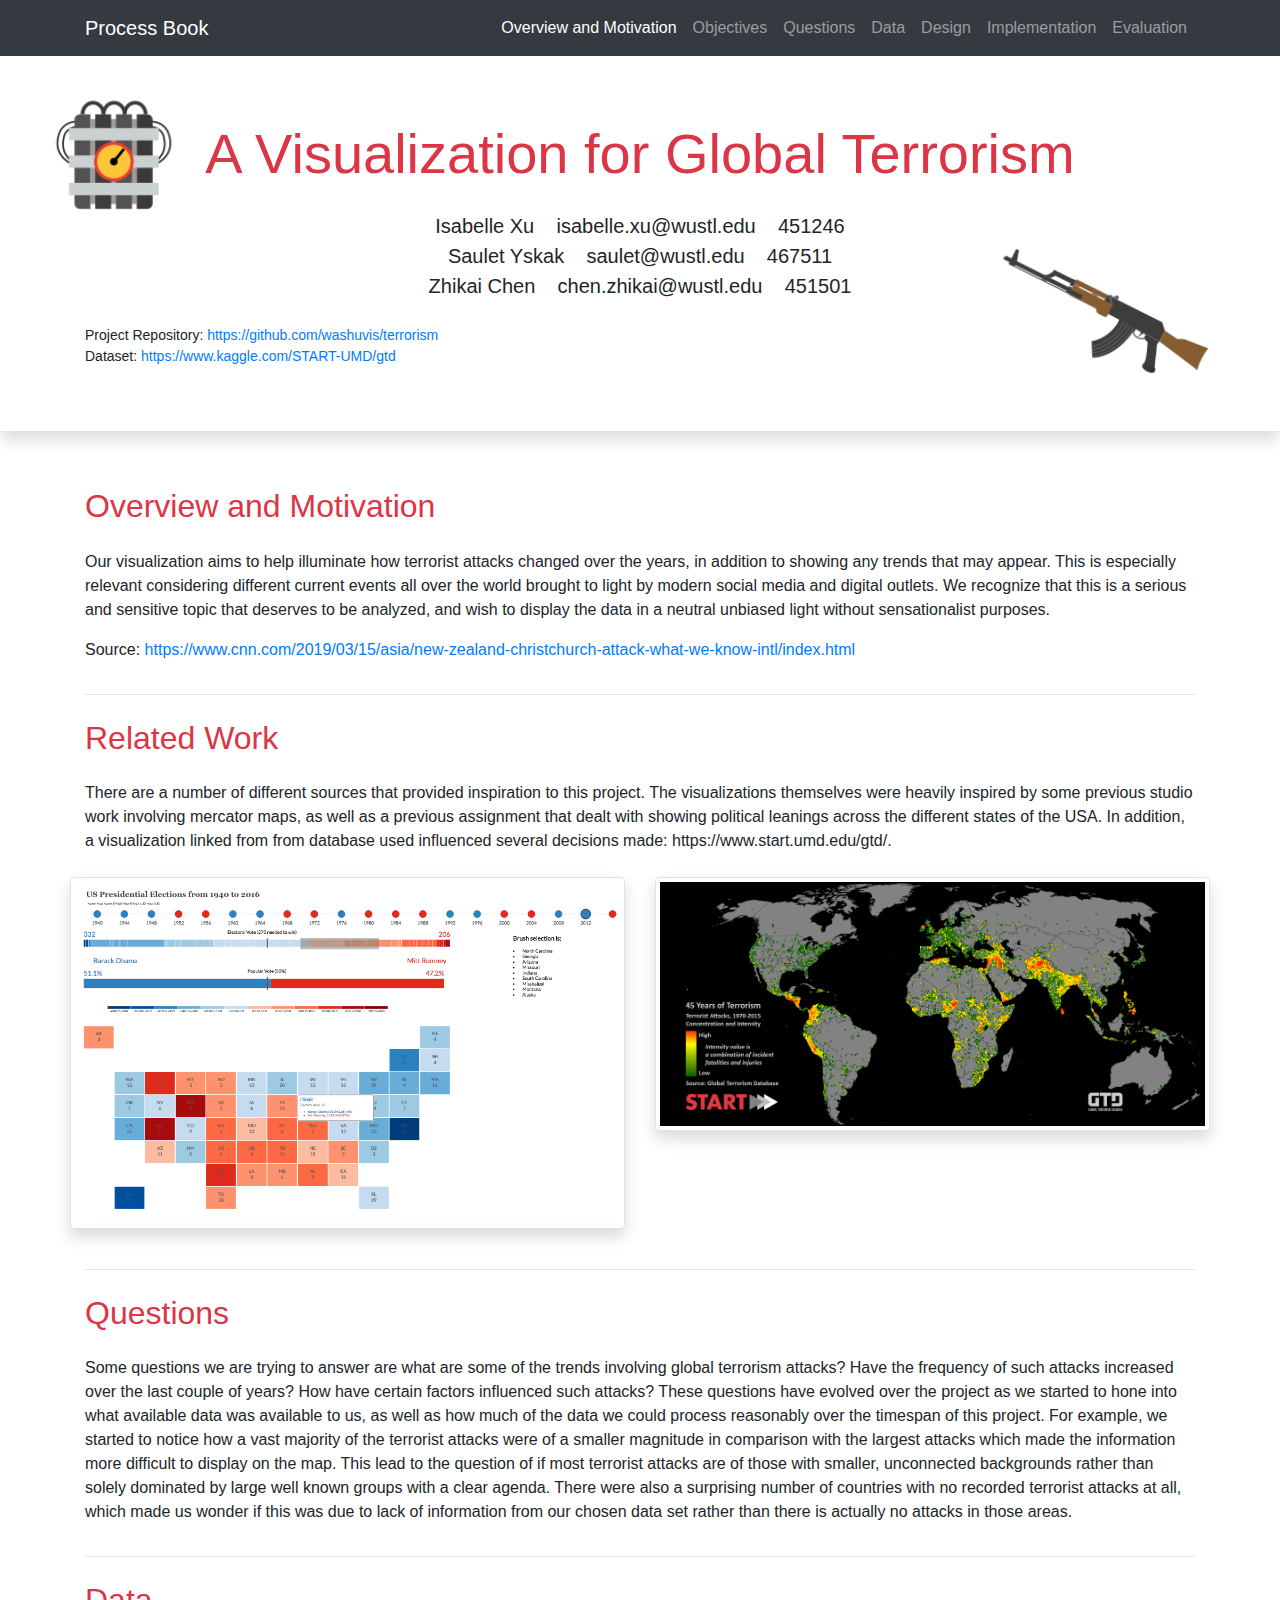
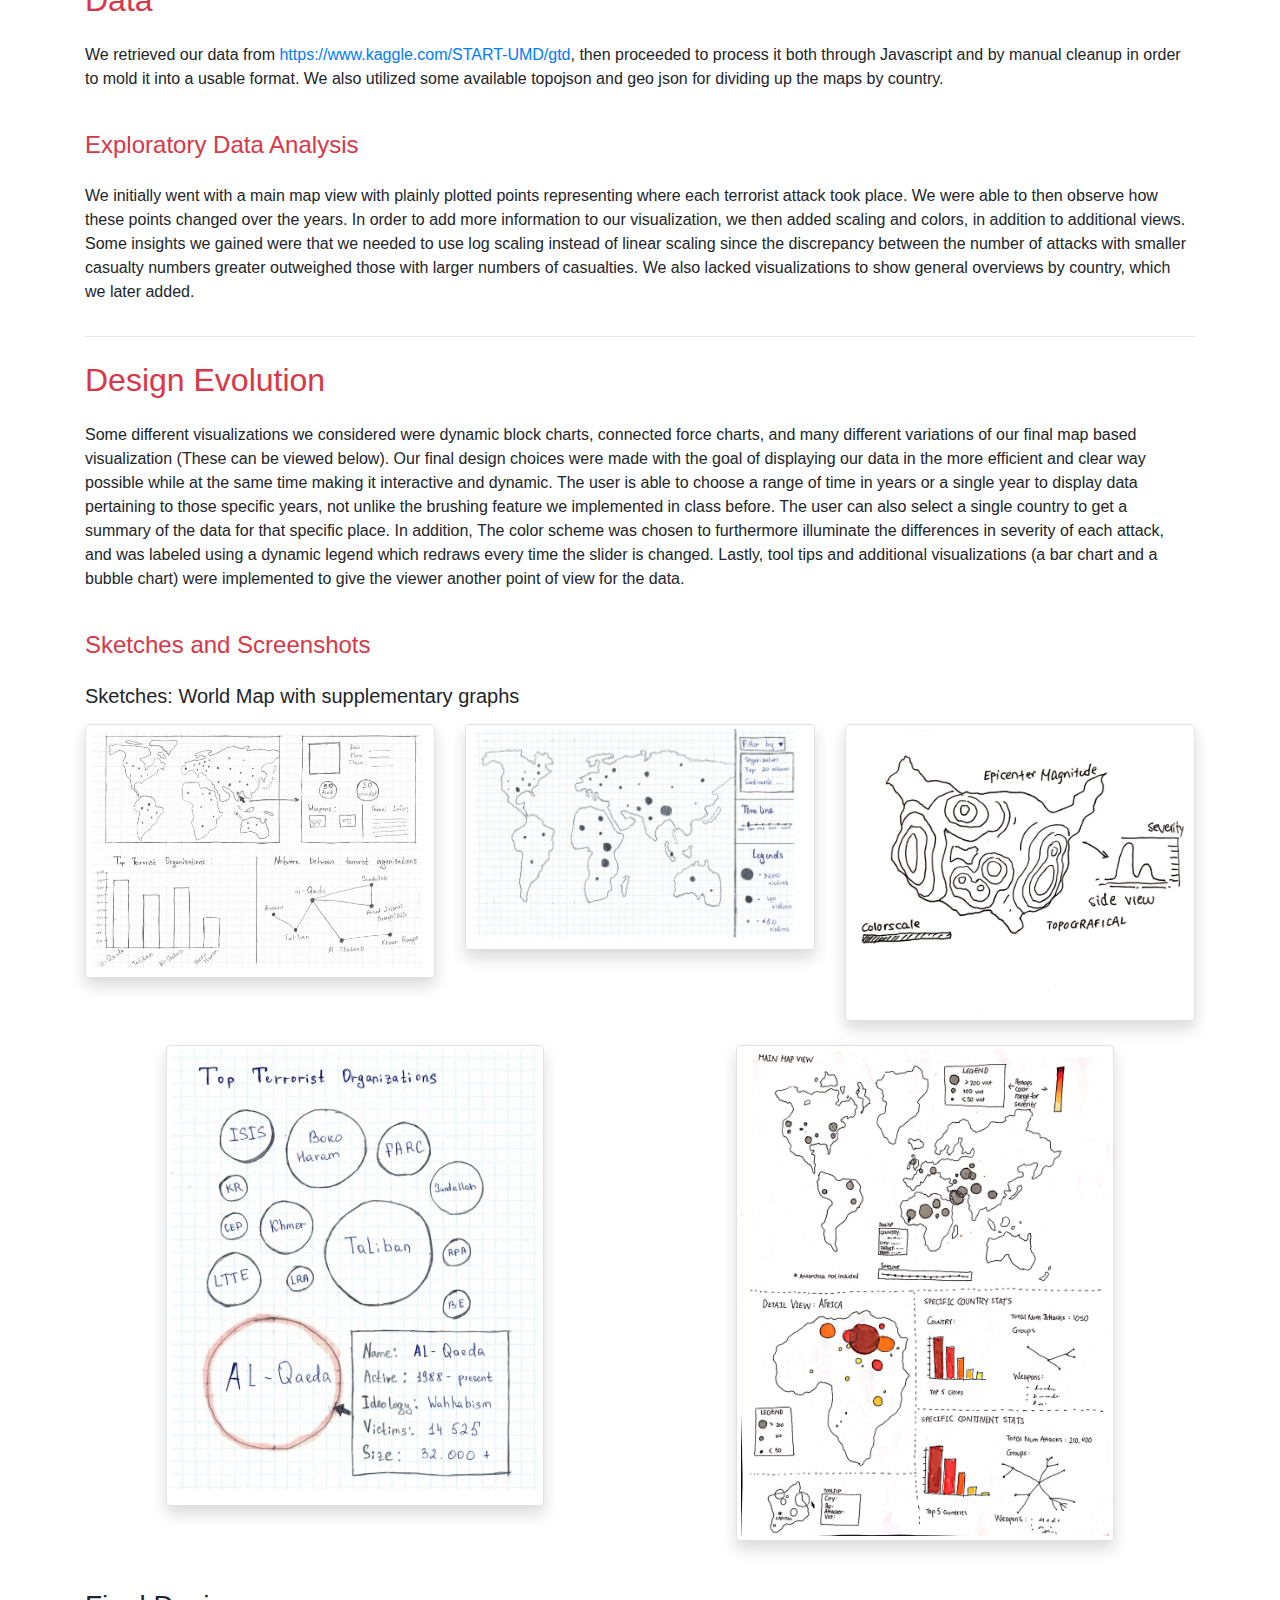
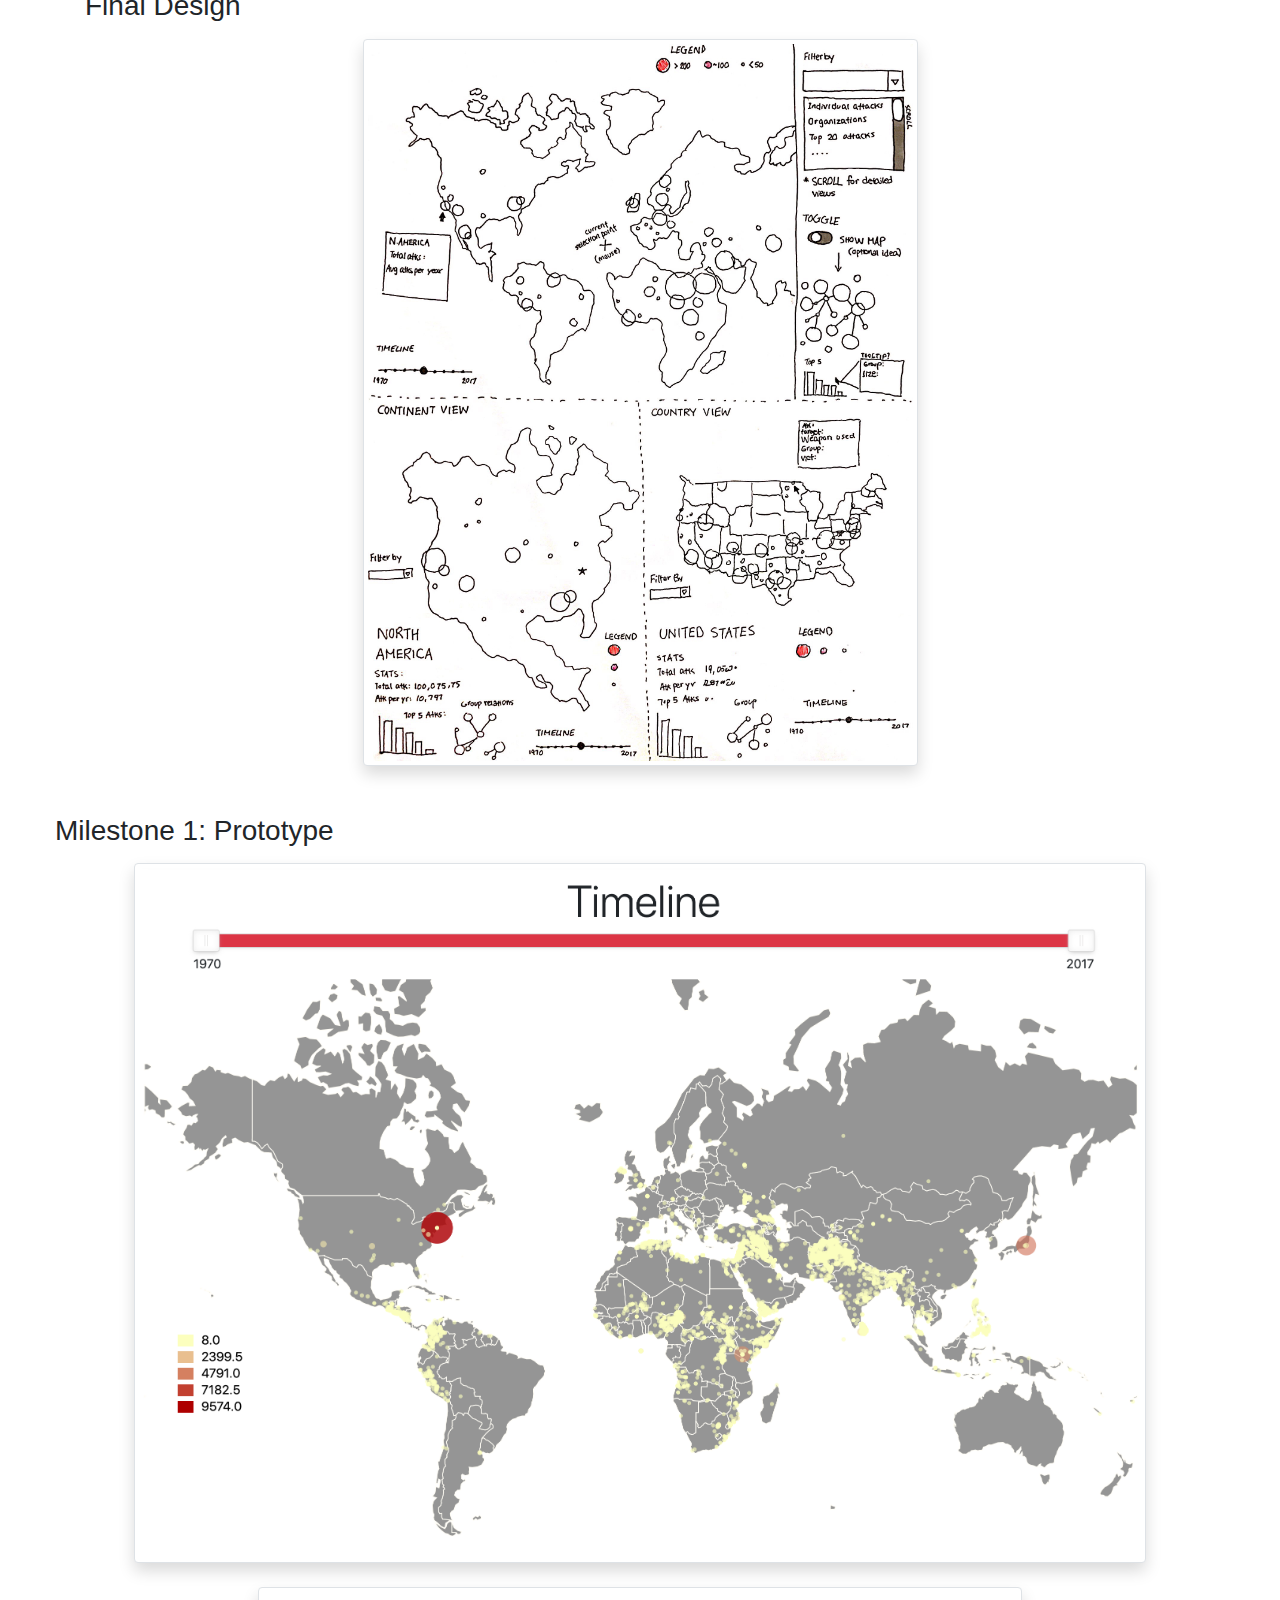
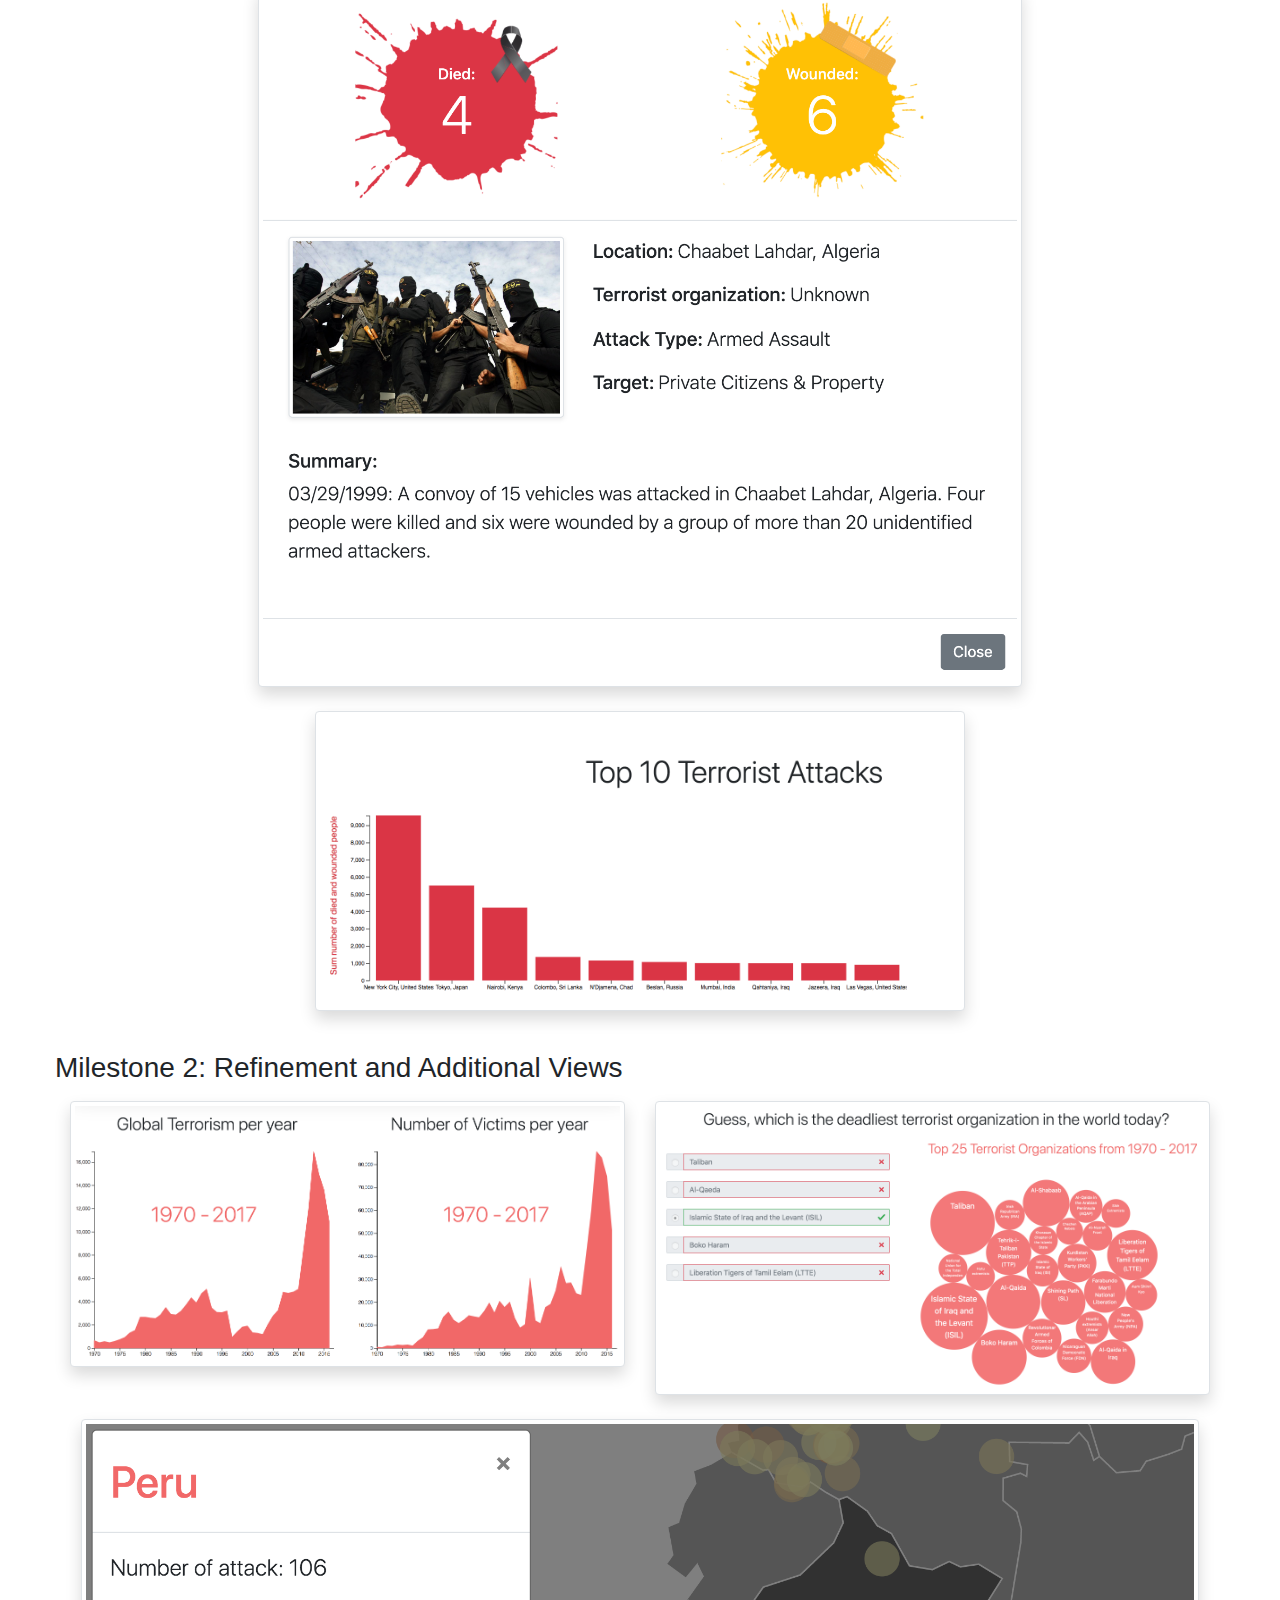
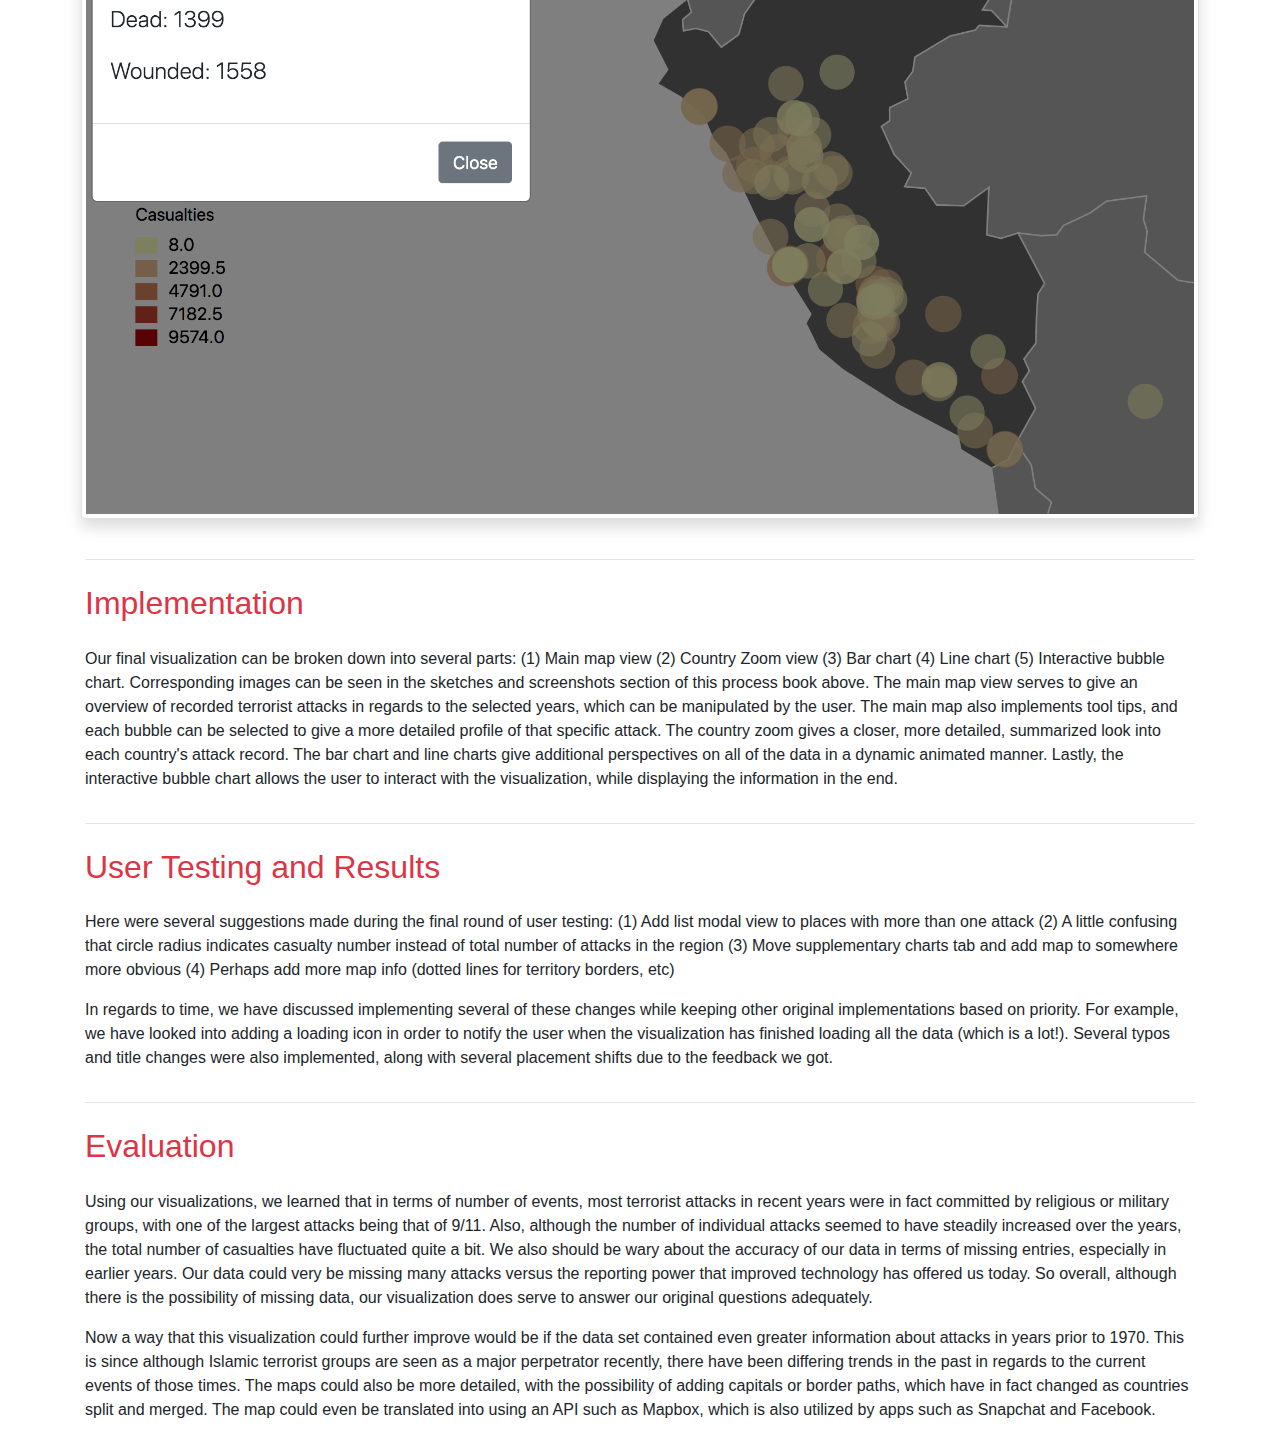
<file: process_book/index.html>
<!DOCTYPE html>
<html lang="en">
<head>
  <meta charset="UTF-8">
  <meta name="viewport" content="width=device-width, initial-scale=1.0">
  <meta http-equiv="X-UA-Compatible" content="ie=edge">
  <title>Process Book: A Visualization for Global Terrorism</title>
  <link rel="stylesheet" href="https://use.fontawesome.com/releases/v5.8.1/css/all.css" integrity="sha384-50oBUHEmvpQ+1lW4y57PTFmhCaXp0ML5d60M1M7uH2+nqUivzIebhndOJK28anvf" crossorigin="anonymous">
  <link rel="stylesheet" href="css/bootstrap.min.css" />
  <link rel="stylesheet" href="css/style.css">
</head>
<body>
  <!--  Navbar: Adapted from: https://getbootstrap.com/docs/4.3/components/navbar/-->
  <nav class="navbar navbar-expand-lg navbar-dark bg-dark">
    <div class="container">
      <a class="navbar-brand" href="https://wustl.edu/"><i class="fas fa-book"></i> Process Book</a>
      <button class="navbar-toggler" type="button" data-toggle="collapse" data-target="#navbar2" aria-controls="navbar2" aria-expanded="false" aria-label="Toggle navigation">
        <span class="navbar-toggler-icon"></span>
      </button>
      <div class="collapse navbar-collapse" id="navbar2">
        <ul class="navbar-nav ml-auto mt-2 mt-lg-0">
          <li class="nav-item active">
            <a class="nav-link" href="#background">Overview and Motivation<span class="sr-only">(current)</span></a>
          </li>
          <li class="nav-item">
            <a class="nav-link" href="#relatedWork">Objectives</a>
          </li>
          <li class="nav-item">
            <a class="nav-link" href="#questions">Questions</a>
          </li>
          <li class="nav-item">
            <a class="nav-link" href="#data">Data</a>
          </li>
          <li class="nav-item">
            <a class="nav-link" href="#design">Design</a>
          </li>
          <li class="nav-item">
            <a class="nav-link" href="#implementation">Implementation</a>
          </li>
          <li class="nav-item">
            <a class="nav-link" href="#evaluation">Evaluation</a>
          </li>
        </ul>
      </div>
    </div>
  </nav>
  <!--  /Navbar  -->
  <!--  Jumbotron Adapted from: https://getbootstrap.com/docs/4.3/components/jumbotron/ -->
<div class="jumbotron jumbotron-fluid shadow">
  <div class="container">
    <h1 class="display-4 text-center text-danger">A Visualization for Global Terrorism</h1>
    <div class="my-4">
      <p class="lead text-center">Isabelle Xu &nbsp;&nbsp;&nbsp;isabelle.xu@wustl.edu &nbsp;&nbsp;&nbsp;451246 <br>Saulet Yskak &nbsp;&nbsp;&nbsp;saulet@wustl.edu &nbsp;&nbsp;&nbsp;467511<br>Zhikai Chen &nbsp;&nbsp;&nbsp;chen.zhikai@wustl.edu &nbsp;&nbsp;&nbsp;451501</p>
    </div>
    <div class="textJumbotron">
      Project Repository: <a href="https://github.com/washuvis/terrorism">https://github.com/washuvis/terrorism</a><br>
      Dataset: <a href="https://www.kaggle.com/START-UMD/gtd">https://www.kaggle.com/START-UMD/gtd</a>
    </div>
  </div>
</div>
<!--  /Jumbotron -->
<div class="container">
  <div class="row">
    <div class="col-12 col-lg-12">
      <h2 class="my-4 text-danger" id="background">Overview and Motivation <i class="fas fa-bullseye fa-sm"></i> </h2>
      <p>
        Our visualization aims to help illuminate how terrorist attacks changed over the years, in addition to showing
        any trends that may appear. This is especially relevant considering different current events all over the world
        brought to light by modern social media and digital outlets. We recognize that this is a serious and sensitive
        topic that deserves to be analyzed, and wish to display the data in a neutral unbiased light without sensationalist
        purposes.
      </p>
      <p>
        Source:
        <a href="https://www.cnn.com/2019/03/15/asia/new-zealand-christchurch-attack-what-we-know-intl/index.html">https://www.cnn.com/2019/03/15/asia/new-zealand-christchurch-attack-what-we-know-intl/index.html</a>
      </p>
    </div>
    <div class="col-12 col-lg-12">
      <hr >
      <h2 class="my-4 text-danger" id="relatedWork">Related Work <i class="fas fa-user-friends fa-sm"></i></h2>
      There are a number of different sources that provided inspiration to this project. The visualizations themselves
      were heavily inspired by some previous studio work involving mercator maps, as well as a previous assignment that
      dealt with showing political leanings across the different states of the USA. In addition, a visualization linked
      from from database used influenced several decisions made: https://www.start.umd.edu/gtd/.
      <br><br>
    </div>
    <div class="row">
      <div class="col-sm" >
        <img src="img/electoralMap.png" class="img-thumbnail rounded mx-auto d-block shadow mb-4" alt="Electoral Map">
      </div>
      <div class="col-sm" >
        <img src="img/terrorism.png" class="img-thumbnail rounded mx-auto d-block shadow mb-4" alt="Example Map">
      </div>
    </div>
    <div class="col-12 col-lg-12">
      <hr>
      <h2 class="my-4 text-danger" id="questions">Questions <i class="fas fa-question-circle fa-sm"></i></h2>
      <p>
        Some questions we are trying to answer are what are some of the trends involving global terrorism attacks? Have
        the frequency of such attacks increased over the last couple of years? How have certain factors influenced such
        attacks? These questions have evolved over the project as we started to hone into what available data was
        available to us, as well as how much of the data we could process reasonably over the timespan of this project.
        For example, we started to notice how a vast majority of the terrorist attacks were of a smaller magnitude in
        comparison with the largest attacks which made the information more difficult to display on the map. This lead
        to the question of if most terrorist attacks are of those with smaller, unconnected backgrounds rather than solely
        dominated by large well known groups with a clear agenda. There were also a surprising number of countries with
        no recorded terrorist attacks at all, which made us wonder if this was due to lack of information from our
        chosen data set rather than there is actually no attacks in those areas.
      </p>
    </div>
    <div class="col-12 col-lg-12">
      <hr>
      <h2 class="my-4 text-danger" id="data">Data <i class="fas fa-database fa-sm"></i></h2>
      <p>
        We retrieved our data from <a href="https://www.kaggle.com/START-UMD/gtd">https://www.kaggle.com/START-UMD/gtd</a>,
        then proceeded to process it both through Javascript and by manual cleanup in order to mold it into a usable
        format. We also utilized some available topojson and geo json for dividing up the maps by country.
      </p>
    </div>
    <div class="col-12 col-lg-12">
      <h4 class="my-4 text-danger">Exploratory Data Analysis <i class="fas fa-search fa-sm"></i></h4>
      <!--What visualizations did you use to look at your data initially? What insights did you gain?
      How did these insights inform your design?-->
      <p>
        We initially went with a main map view with plainly plotted points representing where each terrorist attack
        took place. We were able to then observe how these points changed over the years. In order to add more information
        to our visualization, we then added scaling and colors, in addition to additional views. Some insights we gained
        were that we needed to use log scaling instead of linear scaling since the discrepancy between the number of attacks
        with smaller casualty numbers greater outweighed those with larger numbers of casualties. We also lacked visualizations
        to show general overviews by country, which we later added.
      </p>
    </div>
    <div class="col-12 col-lg-12">
      <hr>
      <h2 class="my-4 text-danger" id="design">Design Evolution <i class="fas fa-signal fa-sm"></i></h2>
      <!--What are the different visualizations you considered? Justify the design decisions you made using the-->
      <!--perceptual and design principles you learned in the course.-->
      <p>
        Some different visualizations we considered were dynamic block charts, connected force charts, and many different
        variations of our final map based visualization (These can be viewed below). Our final design choices were made
        with the goal of displaying our data in the more efficient and clear way possible while at the same time making
        it interactive and dynamic. The user is able to choose a range of time in years or a single year to display data
        pertaining to those specific years, not unlike the brushing feature we implemented in class before. The user can
        also select a single country to get a summary of the data for that specific place. In addition, The color scheme
        was chosen to furthermore illuminate the differences in severity of each attack, and was labeled using a dynamic
        legend which redraws every time the slider is changed. Lastly, tool tips and additional visualizations (a bar
        chart and a bubble chart) were implemented to give the viewer another point of view for the data.
      </p>
    </div>
    <div class="col-12 col-lg-12">
      <h4 class="my-4 text-danger" >Sketches and Screenshots <i class="fas fa-edit fa-sm"></i></h4>
      <h5 class="my-3">Sketches: World Map with supplementary graphs <i class="fas fa-globe-americas fa-sm"></i></h5>
      <div class="row sketches1">
        <div class="col-sm" >
          <img src="img/1.png" class="img-thumbnail rounded mx-auto d-block shadow mb-4" alt="Sketch 1">
        </div>
        <div class="col-sm">
         <img src="img/2.png" class="img-thumbnail rounded mx-auto d-block shadow mb-4" alt="Sketch 2">
        </div>
        <div class="col-sm">
          <img src="img/3.JPG" class="img-thumbnail rounded mx-auto d-block shadow mb-4" alt="Sketch 3">
        </div>
      </div>
      <div class="row sketches2">
        <div class="col-sm">
          <img src="img/4.png" class="img-thumbnail rounded mx-auto d-block shadow mb-4" alt="Sketch 4">
        </div>
        <div class="col-sm">
          <img src="img/5.JPG" class="img-thumbnail rounded mx-auto d-block shadow mb-4" alt="Sketch 5">
        </div>
      </div>
      <h3 class="my-3 mt-4">Final Design <i class="fas fa-check-circle fa-sm"></i></h3>
      <img src="img/6.JPG" id="finalDesign" class="img-thumbnail rounded mx-auto d-block shadow mb-4" alt="Sketch Final Design">
    </div>
    <div class="row sketches3">
      <h3 class="my-3 mt-4">Milestone 1: Prototype <i class="fas fa-tools fa-sm"></i></h3>
      <img src="img/map1.png" class="img-thumbnail rounded mx-auto d-block shadow mb-4 map" alt="Map update 1">
      <img src="img/modal.png" class="img-thumbnail rounded mx-auto d-block shadow mb-4 map" alt="Hover">
      <img src="img/bar1.png" class="img-thumbnail rounded mx-auto d-block shadow mb-4 bar" alt="bar update 1">
    </div>
    <div class="row">
      <h3 class="my-3">Milestone 2: Refinement and Additional Views <i class="fas fa-users-cog fa-sm"></i></h3><br><br>
    </div>
    <div class="row sketches4">
      <div class="col-sm">
        <img src="img/addCharts.png" class="img-thumbnail rounded mx-auto d-block shadow mb-4" alt="additional Charts">
      </div>
      <div class="col-sm">
        <img src="img/bubble.png" class="img-thumbnail rounded mx-auto d-block shadow mb-4" alt="bubble">
      </div>
      <img src="img/detail.png" class="img-thumbnail rounded mx-auto d-block shadow mb-4 map" alt="Detailed">
    </div>
    <div class="col-12 col-lg-12">
      <hr>
      <h2 class="my-4 text-danger" id="implementation">Implementation <i class="fas fa-edit fa-sm"></i></h2>
      <!--Describe the intent and functionality of the interactive visualizations you implemented.-->
      <!--Provide clear and well-referenced images showing the critical design and interaction elements.-->
      <p>
        Our final visualization can be broken down into several parts: (1) Main map view (2) Country Zoom view
        (3) Bar chart (4) Line chart (5) Interactive bubble chart. Corresponding images can be seen in the sketches and
        screenshots section of this process book above. The main map view serves to give an overview of recorded
        terrorist attacks in regards to the selected years, which can be manipulated by the user. The main map also
        implements tool tips, and each bubble can be selected to give a more detailed profile of that specific attack.
        The country zoom gives a closer, more detailed, summarized look into each country's attack record. The bar
        chart and line charts give additional perspectives on all of the data in a dynamic animated manner. Lastly, the
        interactive bubble chart allows the user to interact with the visualization, while displaying the information
        in the end.
      </p>

    </div>
    <div class="col-12 col-lg-12">
      <hr>
      <h2 class="my-4 text-danger" id="User tests">User Testing and Results</h2>
      <p>
        Here were several suggestions made during the final round of user testing:
        (1) Add list modal view to places with more than one attack
        (2) A little confusing that circle radius indicates casualty number instead of total number of attacks in the region
        (3) Move supplementary charts tab and add map to somewhere more obvious
        (4) Perhaps add more map info (dotted lines for territory borders, etc)
      </p>
      <p>
        In regards to time, we have discussed implementing several of these changes while keeping other original
        implementations based on priority. For example, we have looked into adding a loading icon in order to notify
        the user when the visualization has finished loading all the data (which is a lot!). Several typos and title
        changes were also implemented, along with several placement shifts due to the feedback we got.
      </p>
    </div>
    <div class="col-12 col-lg-12">
      <hr>
      <h2 class="my-4 text-danger" id="evaluation">Evaluation <i class="fas fa-award fa-sm"></i></h2>
      <!--What did you learn about the data by using your visualizations? How did you answer your questions? -->
      <!--How well does your visualization work, and how could you further improve it?-->
      <p>
        Using our visualizations, we learned that in terms of number of events, most terrorist attacks in recent years
        were in fact committed by religious or military groups, with one of the largest attacks being that of 9/11. Also,
        although the number of individual attacks seemed to have steadily increased over the years, the total number of
        casualties have fluctuated quite a bit. We also should be wary about the accuracy of our data in terms of missing
        entries, especially in earlier years. Our data could very be missing many attacks versus the reporting power that
        improved technology has offered us today. So overall, although there is the possibility of missing data, our
        visualization does serve to answer our original questions adequately.
      </p>
      <p>
        Now a way that this visualization could further improve would be if the data set contained even greater information
        about attacks in years prior to 1970. This is since although Islamic terrorist groups are seen as a major
        perpetrator recently, there have been differing trends in the past in regards to the current events of those
        times. The maps could also be more detailed, with the possibility of adding capitals or border paths, which have
        in fact changed as countries split and merged. The map could even be translated into using an API such as Mapbox,
        which is also utilized by apps such as Snapchat and Facebook.

      </p>
    </div>

  </div>
</div>
</body>
</html>
</file>
<file: process_book/css/style.css>
/*Images*/
.row .sketches1 img {
  width: 100%;
}

.row .sketches2 img {
  width: 70%;
}


#finalDesign {
  width: 50%;
}

.textJumbotron{
  font-size: 14px;
}

.jumbotron{
  background-image: url('../img/process.png');
  background-size: cover;
  background-color: #FFFFFF;
}


.map {
  display: block;
  width: auto;
  height:700px;
  margin-left: auto;
  margin-right: auto;
}

.bar {
  display: block;
  width: auto;
  height:300px;
  margin-left: auto;
  margin-right: auto;


}
</file>
